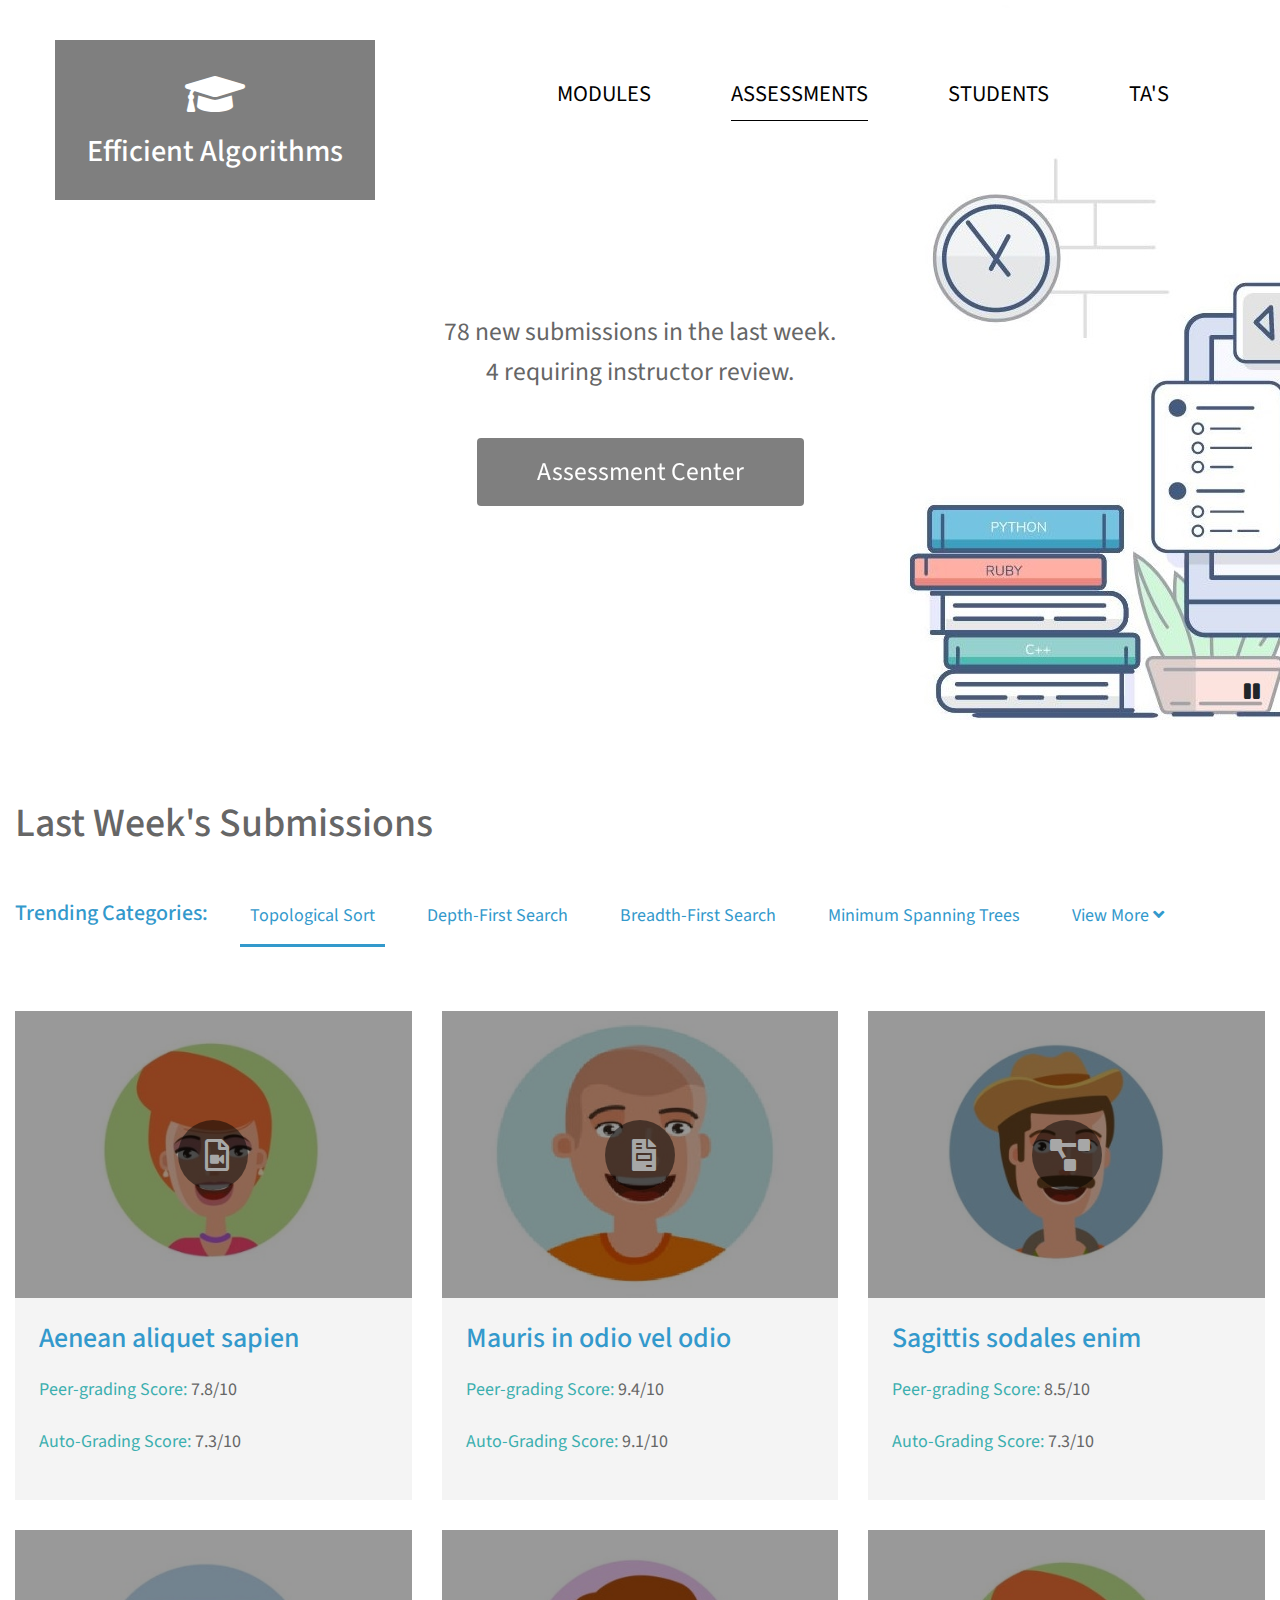
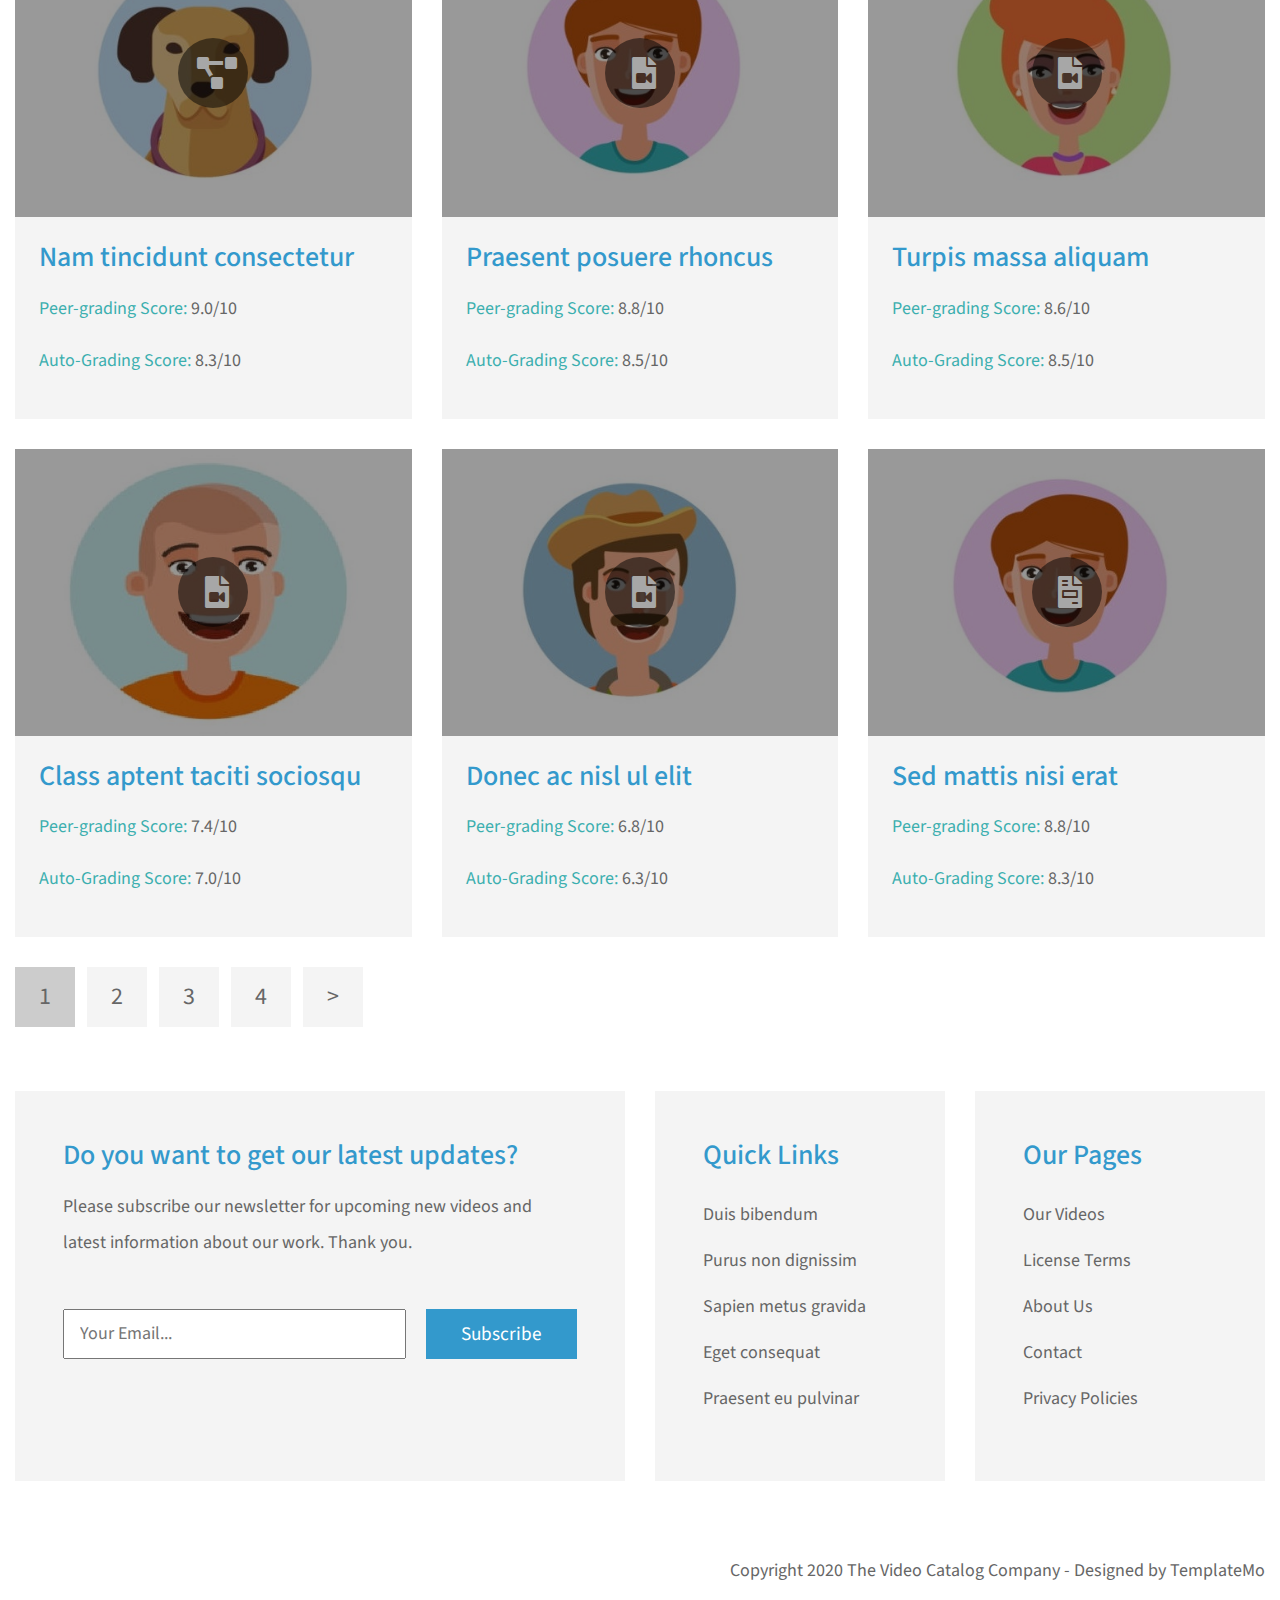
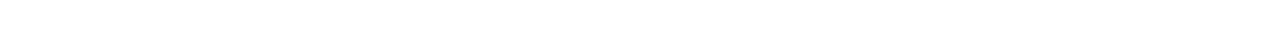
<file: templatemo_552_video_catalog/index.html>
<!DOCTYPE html>
<html lang="en">

<head>
    <meta charset="UTF-8">
    <meta name="viewport" content="width=device-width, initial-scale=1.0">
    <title>Video Catalog</title>
    <link rel="stylesheet" href="fontawesome/css/all.min.css"> <!-- https://fontawesome.com/ -->
    <link href="https://fonts.googleapis.com/css2?family=Source+Sans+Pro&display=swap" rel="stylesheet">
    <!-- https://fonts.google.com/ -->
    <link rel="stylesheet" href="css/bootstrap.min.css">
    <link rel="stylesheet" href="css/templatemo-video-catalog.css">
<!--

TemplateMo 552 Video Catalog

https://templatemo.com/tm-552-video-catalog

-->
</head>

<body>
    <div class="tm-page-wrap mx-auto">
        <div class="position-relative">
            <div class="position-absolute tm-site-header">
                <div class="container-fluid position-relative">
                    <div class="row">
                        <div class="col-7 col-md-4">
                            <a href="index.html" class="tm-bg-black text-center tm-logo-container">
                                <i class="fas fa-graduation-cap tm-site-logo mb-3"></i>
                                <h1 class="tm-site-name">Efficient Algorithms</h1>
                            </a>
                        </div>
                        <div class="col-5 col-md-8 ml-auto mr-0">
                            <div class="tm-site-nav">
                                <nav class="navbar navbar-expand-lg mr-0 ml-auto" id="tm-main-nav">
                                    <button class="navbar-toggler tm-bg-black py-2 px-3 mr-0 ml-auto collapsed" type="button"
                                        data-toggle="collapse" data-target="#navbar-nav" aria-controls="navbar-nav"
                                        aria-expanded="false" aria-label="Toggle navigation">
                                        <span>
                                            <i class="fas fa-bars tm-menu-closed-icon"></i>
                                            <i class="fas fa-times tm-menu-opened-icon"></i>
                                        </span>
                                    </button>
                                    <div class="collapse navbar-collapse tm-nav" id="navbar-nav">
                                        <ul class="navbar-nav text-uppercase">
                                            <li class="nav-item">
                                                <a class="nav-link tm-nav-link" href="#">Modules <span class="sr-only"></span></a>
                                            </li>
                                            <li class="nav-item active">
                                                <a class="nav-link tm-nav-link" href="#">Assessments<span class="sr-only">(current)</span></a>
                                            </li>
                                            <li class="nav-item">
                                                <a class="nav-link tm-nav-link" href="about.html">Students</a>
                                            </li>
                                            <li class="nav-item">
                                                <a class="nav-link tm-nav-link" href="contact.html">TA's</a>
                                            </li>
                                        </ul>
                                    </div>
                                </nav>
                            </div>
                        </div>
                    </div>
                </div>
            </div>
            <div class="tm-welcome-container text-center text-white">
                <div class="tm-welcome-container-inner">
                    <p class="tm-welcome-text mb-1 text-black">78 new submissions in the last week.</p>
                    <p class="tm-welcome-text mb-5 text-black">4 requiring instructor review.</p>
                    <a href="#content" class="btn tm-btn-animate tm-btn-cta tm-icon-down">
                        <span>Assessment Center</span>
                    </a>
                </div>
            </div>

            <div id="tm-video-container">
                <!-- <video autoplay muted loop id="tm-video">
                     <source src="video/sunset-timelapse-video.mp4" type="video/mp4"> 
                        <source src="video/wheat-field.mp4" type="video/mp4">
                </video>     -->
                <img src = "Capture.JPG">
            </div>
            
            <i id="tm-video-control-button" class="fas fa-pause"></i>
        </div>

        <div class="container-fluid">
            <div id="content" class="mx-auto tm-content-container">
                <main>
                    <div class="row">
                        <div class="col-12">
                            <h2 class="tm-page-title mb-4">Last Week's Submissions</h2>
                            <div class="tm-categories-container mb-5">
                                <h3 class="tm-text-primary tm-categories-text">Trending Categories:</h3>
                                <ul class="nav tm-category-list">
                                    <li class="nav-item tm-category-item"><a href="#" class="nav-link tm-category-link active">Topological Sort</a></li>
                                    <li class="nav-item tm-category-item"><a href="#" class="nav-link tm-category-link">Depth-First Search</a></li>
                                    <li class="nav-item tm-category-item"><a href="#" class="nav-link tm-category-link">Breadth-First Search</a></li>
                                    <li class="nav-item tm-category-item"><a href="#" class="nav-link tm-category-link">Minimum Spanning Trees</a></li>
                                    <li class="nav-item tm-category-item"><a href="#" class="nav-link tm-category-link">View More <i class="fas fa-angle-down "></i></a></li>
                                </ul>
                            </div>        
                        </div>
                    </div>
                    
                    <div class="row tm-catalog-item-list">
                        <div class="col-lg-4 col-md-6 col-sm-12 tm-catalog-item">
                            <div class="position-relative tm-thumbnail-container">
                                <img src="img/tn-001.jpg" alt="Image" class="img-fluid tm-catalog-item-img">    
                                <a href="video-page.html" class="position-absolute tm-img-overlay">
                                    <i class="far fa-file-video  tm-overlay-icon"></i>
                                </a>
                            </div>    
                            <div class="p-4 tm-bg-gray tm-catalog-item-description">
                                <h3 class="tm-text-primary mb-3 tm-catalog-item-title">Aenean aliquet sapien</h3>
                                <p class="tm-catalog-item-text"><span class="tm-text-secondary">Peer-grading Score: </span> 7.8/10 </p><p>
                                    <span class="tm-text-secondary">Auto-Grading Score: </span> 7.3/10 </p>
                            </div>
                        </div>
                        <div class="col-lg-4 col-md-6 col-sm-12 tm-catalog-item">
                            <div class="position-relative tm-thumbnail-container">
                                <img src="img/tn-002.jpg" alt="Image" class="img-fluid tm-catalog-item-img">    
                                <a href="video-page.html" class="position-absolute tm-img-overlay">
                                    <i class="fas fa-file-invoice tm-overlay-icon"></i>
                                </a>
                            </div>
                            <div class="p-4 tm-bg-gray tm-catalog-item-description">
                                <h3 class="tm-text-primary mb-3 tm-catalog-item-title">Mauris in odio vel odio</h3>
                                <p class="tm-catalog-item-text"><span class="tm-text-secondary">Peer-grading Score: </span> 9.4/10 </p><p>
                                    <span class="tm-text-secondary">Auto-Grading Score: </span> 9.1/10 </p>
                            </div>
                        </div>
                        <div class="col-lg-4 col-md-6 col-sm-12 tm-catalog-item">
                            <div class="position-relative tm-thumbnail-container">
                                <img src="img/tn-003.jpg" alt="Image" class="img-fluid tm-catalog-item-img">    
                                <a href="video-page.html" class="position-absolute tm-img-overlay">
                                    <i class="fas fa-project-diagram tm-overlay-icon"></i>
                                </a>
                            </div>                            
                            <div class="p-4 tm-bg-gray tm-catalog-item-description">
                                <h3 class="tm-text-primary mb-3 tm-catalog-item-title">Sagittis sodales enim</h3>
                                <p class="tm-catalog-item-text"><span class="tm-text-secondary">Peer-grading Score: </span> 8.5/10 </p><p>
                                    <span class="tm-text-secondary">Auto-Grading Score: </span> 7.3/10 </p>
                            </div>
                        </div>
                        <div class="col-lg-4 col-md-6 col-sm-12 tm-catalog-item">
                            <div class="position-relative tm-thumbnail-container">
                                <img src="img/tn-004.jpg" alt="Image" class="img-fluid tm-catalog-item-img">    
                                <a href="video-page.html" class="position-absolute tm-img-overlay">
                                    <i class="fas fa-project-diagram tm-overlay-icon"></i>
                                </a>
                            </div>    
                            <div class="p-4 tm-bg-gray tm-catalog-item-description">
                                <h3 class="tm-text-primary mb-3 tm-catalog-item-title">Nam tincidunt consectetur</h3>
                                <p class="tm-catalog-item-text"><span class="tm-text-secondary">Peer-grading Score: </span> 9.0/10 </p><p>
                                    <span class="tm-text-secondary">Auto-Grading Score: </span> 8.3/10 </p>
                            </div>
                        </div>
                        <div class="col-lg-4 col-md-6 col-sm-12 tm-catalog-item">
                            <div class="position-relative tm-thumbnail-container">
                                <img src="img/tn-005.jpg" alt="Image" class="img-fluid tm-catalog-item-img">    
                                <a href="video-page.html" class="position-absolute tm-img-overlay">
                                    <i class="fas fa-file-video tm-overlay-icon"></i>
                                </a>
                            </div>
                            <div class="p-4 tm-bg-gray tm-catalog-item-description">
                                <h3 class="tm-text-primary mb-3 tm-catalog-item-title">Praesent posuere rhoncus</h3>
                                <p class="tm-catalog-item-text"><span class="tm-text-secondary">Peer-grading Score: </span> 8.8/10 </p><p>
                                    <span class="tm-text-secondary">Auto-Grading Score: </span> 8.5/10 </p>
                            </div>
                        </div>
                        <div class="col-lg-4 col-md-6 col-sm-12 tm-catalog-item">
                            <div class="position-relative tm-thumbnail-container">
                                <img src="img/tn-001.jpg" alt="Image" class="img-fluid tm-catalog-item-img">    
                                <a href="video-page.html" class="position-absolute tm-img-overlay">
                                    <i class="fas fa-file-video tm-overlay-icon"></i>
                                </a>
                            </div>                            
                            <div class="p-4 tm-bg-gray tm-catalog-item-description">
                                <h3 class="tm-text-primary mb-3 tm-catalog-item-title">Turpis massa aliquam</h3>
                                <p class="tm-catalog-item-text"><span class="tm-text-secondary">Peer-grading Score: </span> 8.6/10 </p><p>
                                    <span class="tm-text-secondary">Auto-Grading Score: </span> 8.5/10 </p>
                            </div>
                        </div>
                        <div class="col-lg-4 col-md-6 col-sm-12 tm-catalog-item">
                            <div class="position-relative tm-thumbnail-container">
                                <img src="img/tn-002.jpg" alt="Image" class="img-fluid tm-catalog-item-img">    
                                <a href="video-page.html" class="position-absolute tm-img-overlay">
                                    <i class="fas fa-file-video tm-overlay-icon"></i>
                                </a>
                            </div>    
                            <div class="p-4 tm-bg-gray tm-catalog-item-description">
                                <h3 class="tm-text-primary mb-3 tm-catalog-item-title">Class aptent taciti sociosqu</h3>
                                <p class="tm-catalog-item-text"><span class="tm-text-secondary">Peer-grading Score: </span> 7.4/10 </p><p>
                                    <span class="tm-text-secondary">Auto-Grading Score: </span> 7.0/10 </p>
                            </div>
                        </div>
                        <div class="col-lg-4 col-md-6 col-sm-12 tm-catalog-item">
                            <div class="position-relative tm-thumbnail-container">
                                <img src="img/tn-003.jpg" alt="Image" class="img-fluid tm-catalog-item-img">    
                                <a href="video-page.html" class="position-absolute tm-img-overlay">
                                    <i class="fas fa-file-video tm-overlay-icon"></i>
                                </a>
                            </div>
                            <div class="p-4 tm-bg-gray tm-catalog-item-description">
                                <h3 class="tm-text-primary mb-3 tm-catalog-item-title">Donec ac nisl ul elit</h3>
                                <p class="tm-catalog-item-text"><span class="tm-text-secondary">Peer-grading Score: </span> 6.8/10 </p><p>
                                    <span class="tm-text-secondary">Auto-Grading Score: </span> 6.3/10 </p>
                            </div>
                        </div>
                        <div class="col-lg-4 col-md-6 col-sm-12 tm-catalog-item">
                            <div class="position-relative tm-thumbnail-container">
                                <img src="img/tn-005.jpg" alt="Image" class="img-fluid tm-catalog-item-img">    
                                <a href="video-page.html" class="position-absolute tm-img-overlay">
                                    <i class="fas fa-file-invoice tm-overlay-icon"></i>
                                </a>
                            </div>                            
                            <div class="p-4 tm-bg-gray tm-catalog-item-description">
                                <h3 class="tm-text-primary mb-3 tm-catalog-item-title">Sed mattis nisi erat</h3>
                                <p class="tm-catalog-item-text"><span class="tm-text-secondary">Peer-grading Score: </span> 8.8/10 </p><p>
                                    <span class="tm-text-secondary">Auto-Grading Score: </span> 8.3/10 </p>
                            </div>
                        </div>
                    </div>

                    <!-- Catalog Paging Buttons -->
                    <div>
                        <ul class="nav tm-paging-links">
                            <li class="nav-item active"><a href="#" class="nav-link tm-paging-link">1</a></li>
                            <li class="nav-item"><a href="#" class="nav-link tm-paging-link">2</a></li>
                            <li class="nav-item"><a href="#" class="nav-link tm-paging-link">3</a></li>
                            <li class="nav-item"><a href="#" class="nav-link tm-paging-link">4</a></li>
                            <li class="nav-item"><a href="#" class="nav-link tm-paging-link">></a></li>
                        </ul>
                    </div>
                </main>

                <!-- Subscribe form and footer links -->
                <div class="row mt-5 pt-3">
                    <div class="col-xl-6 col-lg-12 mb-4">
                        <div class="tm-bg-gray p-5 h-100">
                            <h3 class="tm-text-primary mb-3">Do you want to get our latest updates?</h3>
                            <p class="mb-5">Please subscribe our newsletter for upcoming new videos and latest information about our
                                work. Thank you.</p>
                            <form action="" method="GET" class="tm-subscribe-form">
                                <input type="text" name="email" placeholder="Your Email..." required>
                                <button type="submit" class="btn rounded-0 btn-primary tm-btn-small">Subscribe</button>
                            </form>
                        </div>
                    </div>
                    <div class="col-xl-3 col-lg-6 col-md-6 col-sm-6 col-12 mb-4">
                        <div class="p-5 tm-bg-gray">
                            <h3 class="tm-text-primary mb-4">Quick Links</h3>
                            <ul class="list-unstyled tm-footer-links">
                                <li><a href="#">Duis bibendum</a></li>
                                <li><a href="#">Purus non dignissim</a></li>
                                <li><a href="#">Sapien metus gravida</a></li>
                                <li><a href="#">Eget consequat</a></li>
                                <li><a href="#">Praesent eu pulvinar</a></li>
                            </ul>    
                        </div>                        
                    </div>
                    <div class="col-xl-3 col-lg-6 col-md-6 col-sm-6 col-12 mb-4">
                        <div class="p-5 tm-bg-gray h-100">
                            <h3 class="tm-text-primary mb-4">Our Pages</h3>
                            <ul class="list-unstyled tm-footer-links">
                                <li><a href="#">Our Videos</a></li>
                                <li><a href="#">License Terms</a></li>
                                <li><a href="#">About Us</a></li>
                                <li><a href="#">Contact</a></li>
                                <li><a href="#">Privacy Policies</a></li>
                            </ul>
                        </div>                        
                    </div>
                </div> <!-- row -->

                <footer class="row pt-5">
                    <div class="col-12">
                        <p class="text-right">Copyright 2020 The Video Catalog Company 
                        
                        - Designed by <a href="https://templatemo.com" rel="nofollow" target="_parent">TemplateMo</a></p>
                    </div>
                </footer>
            </div> <!-- tm-content-container -->
        </div>

    </div> <!-- .tm-page-wrap -->

    <script src="js/jquery-3.4.1.min.js"></script>
    <script src="js/bootstrap.min.js"></script>
    <script>
        function setVideoSize() {
            const vidWidth = 1920;
            const vidHeight = 1080;
            let windowWidth = window.innerWidth;
            let newVidWidth = windowWidth;
            let newVidHeight = windowWidth * vidHeight / vidWidth;
            let marginLeft = 0;
            let marginTop = 0;

            if (newVidHeight < 500) {
                newVidHeight = 500;
                newVidWidth = newVidHeight * vidWidth / vidHeight;
            }

            if(newVidWidth > windowWidth) {
                marginLeft = -((newVidWidth - windowWidth) / 2);
            }

            if(newVidHeight > 720) {
                marginTop = -((newVidHeight - $('#tm-video-container').height()) / 2);
            }

            const tmVideo = $('#tm-video');

            tmVideo.css('width', newVidWidth);
            tmVideo.css('height', newVidHeight);
            tmVideo.css('margin-left', marginLeft);
            tmVideo.css('margin-top', marginTop);
        }

        $(document).ready(function () {
            /************** Video background *********/

            setVideoSize();

            // Set video background size based on window size
            let timeout;
            window.onresize = function () {
                clearTimeout(timeout);
                timeout = setTimeout(setVideoSize, 100);
            };

            // Play/Pause button for video background      
            const btn = $("#tm-video-control-button");

            btn.on("click", function (e) {
                const video = document.getElementById("tm-video");
                $(this).removeClass();

                if (video.paused) {
                    video.play();
                    $(this).addClass("fas fa-pause");
                } else {
                    video.pause();
                    $(this).addClass("fas fa-play");
                }
            });
        })
    </script>
</body>

</html>
</file>
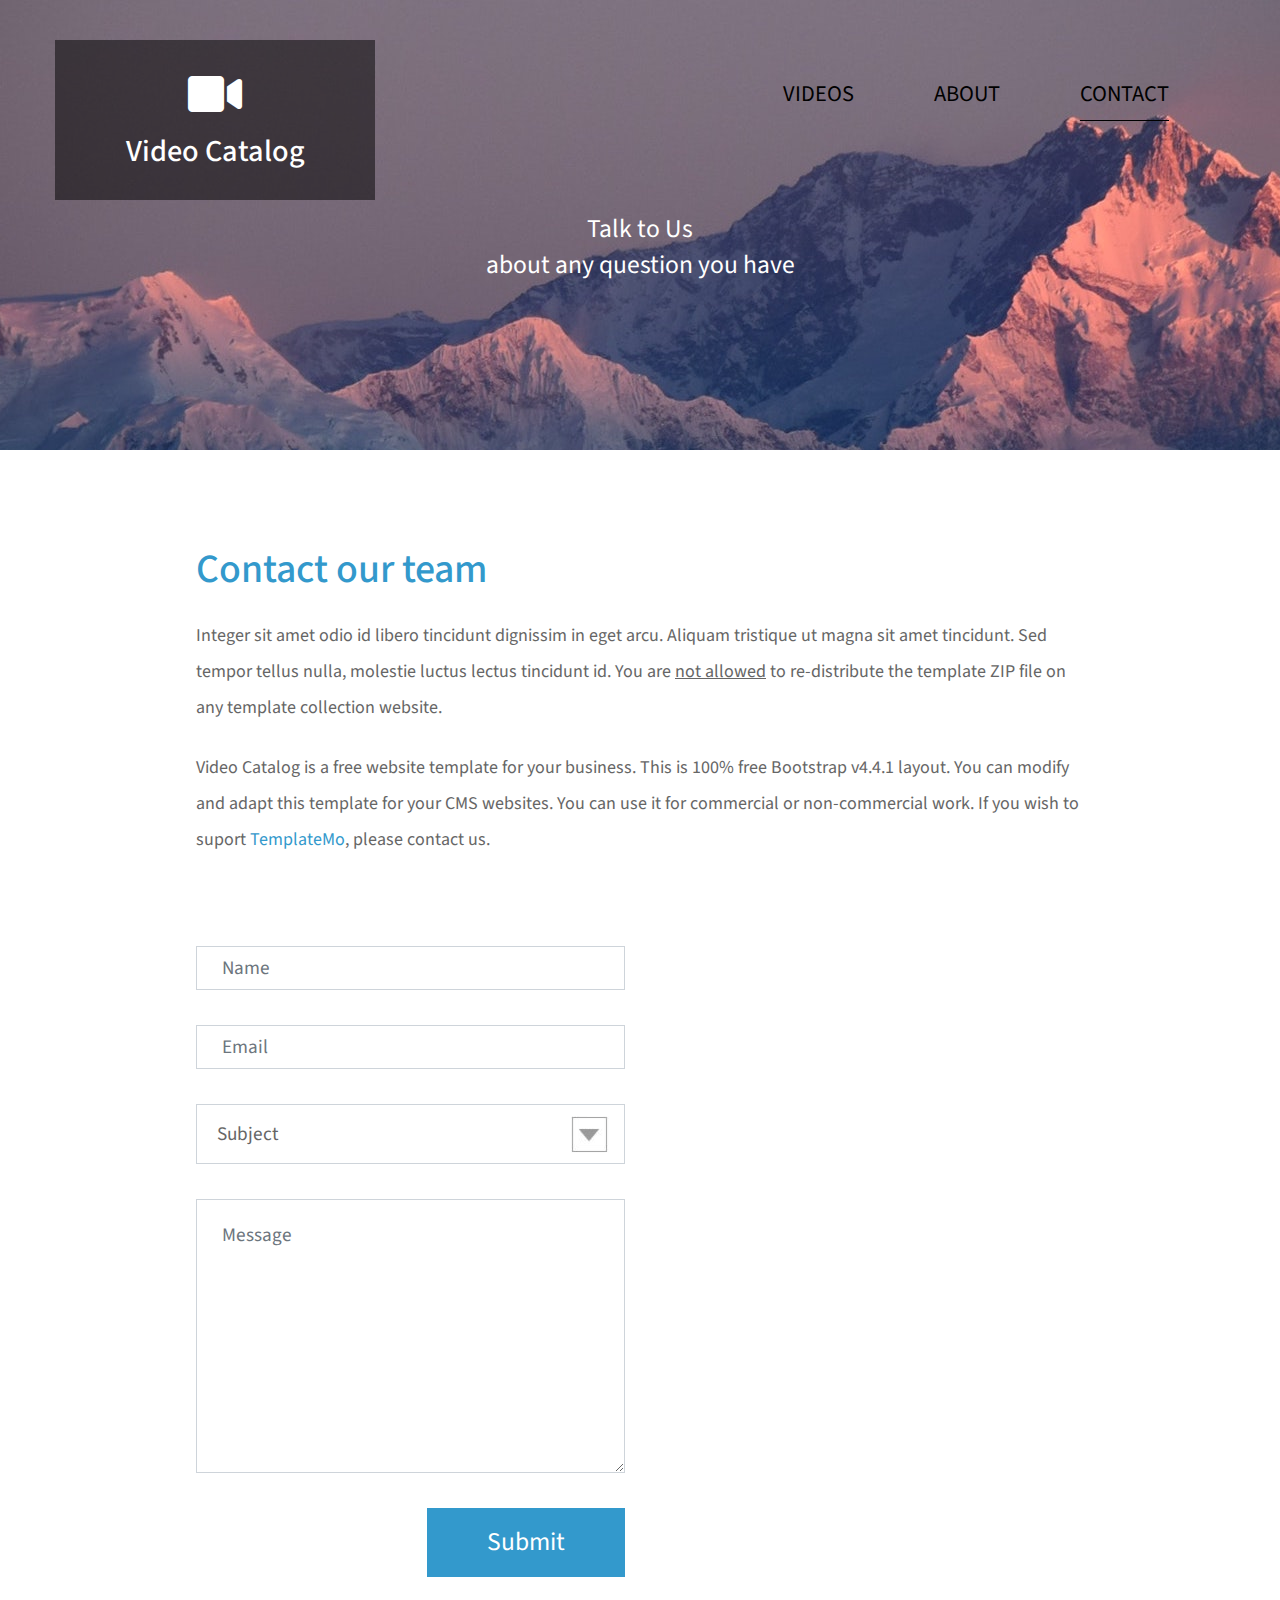
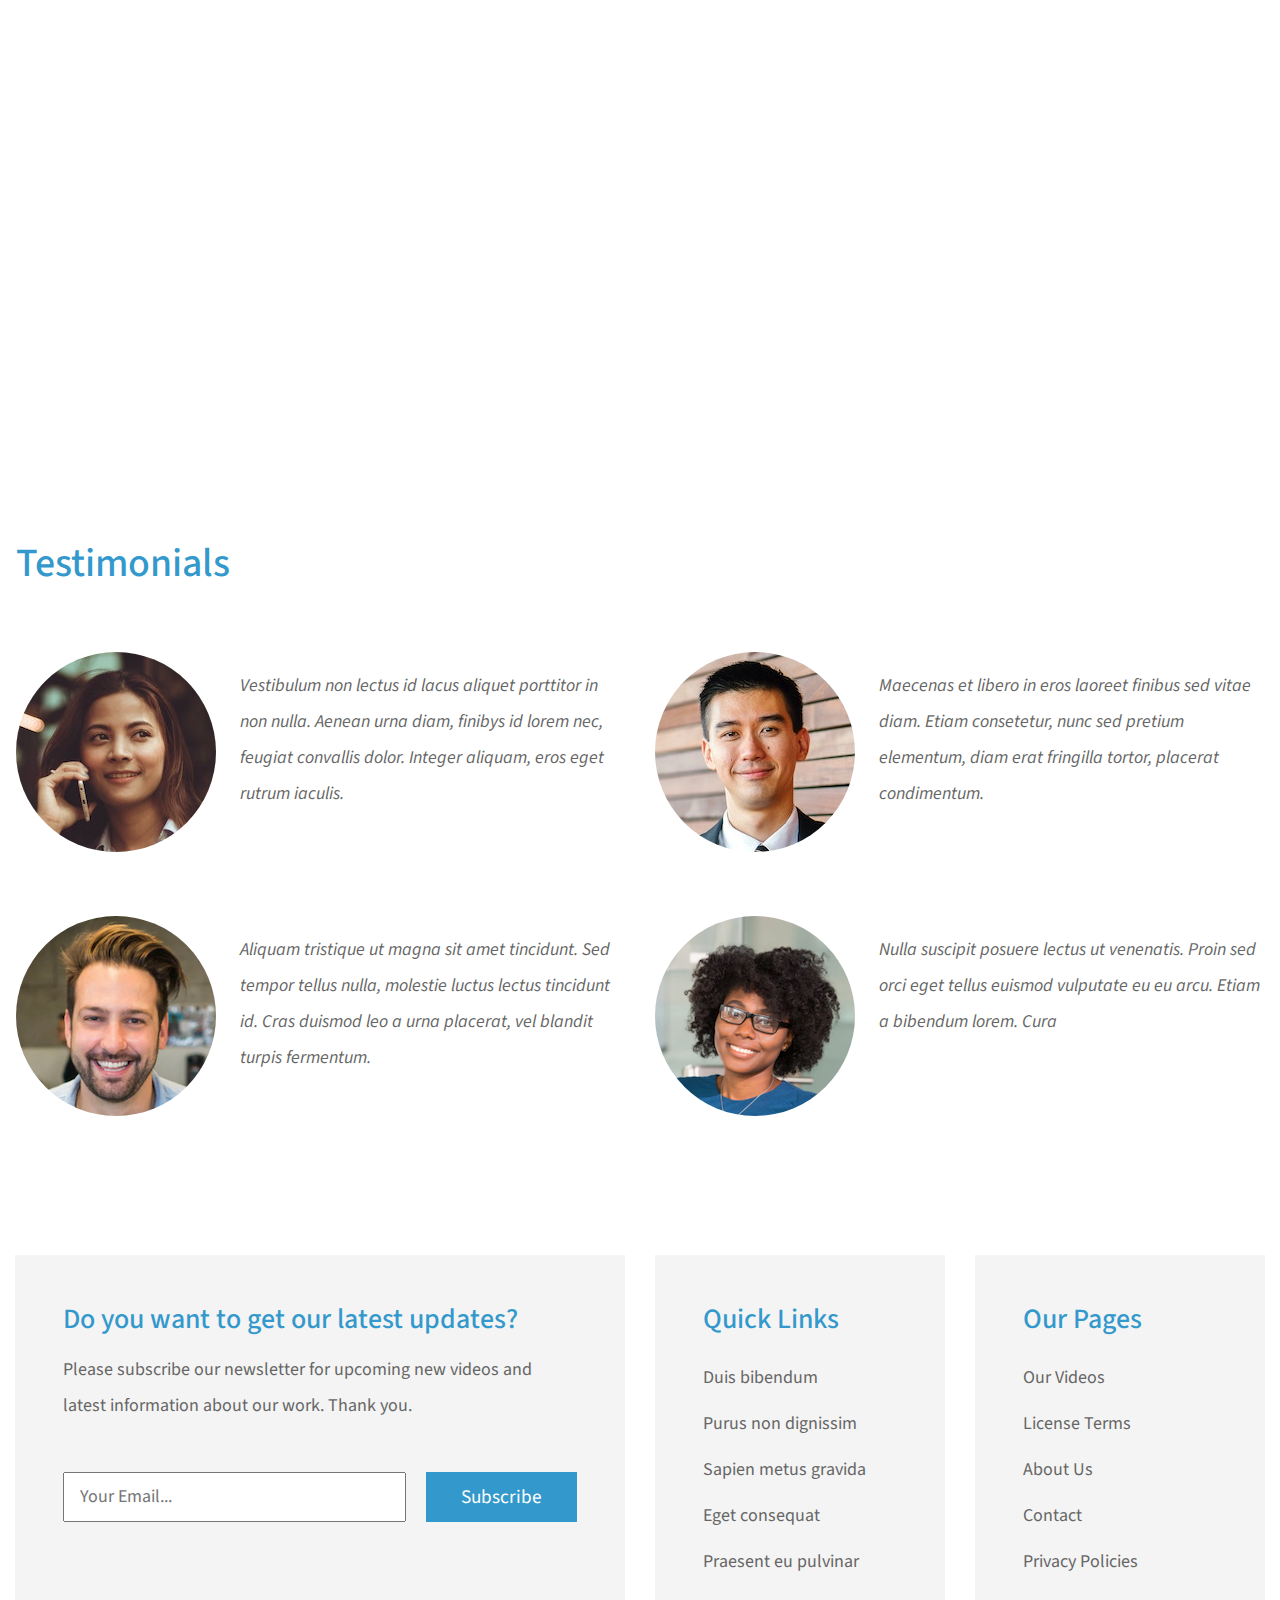
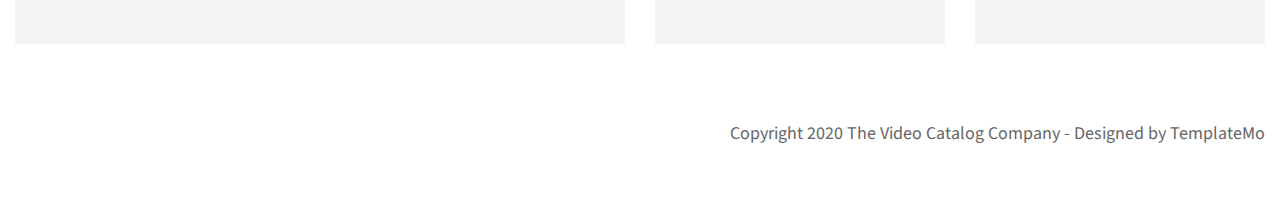
<file: templatemo_552_video_catalog/contact.html>
<!DOCTYPE html>
<html lang="en">
<head>
	<meta charset="UTF-8">
    <meta name="viewport" content="width=device-width, initial-scale=1.0">
    <title>Video Catalog</title>
    <link rel="stylesheet" href="fontawesome/css/all.min.css"> <!-- https://fontawesome.com/ -->
    <link href="https://fonts.googleapis.com/css2?family=Source+Sans+Pro&display=swap" rel="stylesheet">
    <!-- https://fonts.google.com/ -->
    <link rel="stylesheet" href="css/bootstrap.min.css">
    <link rel="stylesheet" href="css/templatemo-video-catalog.css">
</head>
<!--

TemplateMo 552 Video Catalog

https://templatemo.com/tm-552-video-catalog

-->
<body>
	<div class="tm-page-wrap mx-auto">
		<div class="position-relative">
			<div class="potition-absolute tm-site-header">
				<div class="container-fluid position-relative">
					<div class="row">						
                        <div class="col-7 col-md-4">
                            <a href="index.html" class="tm-bg-black text-center tm-logo-container">
                                <i class="fas fa-video tm-site-logo mb-3"></i>
                                <h1 class="tm-site-name">Video Catalog</h1>
                            </a>
                        </div>
                        <div class="col-5 col-md-8 ml-auto mr-0">
                            <div class="tm-site-nav">
                                <nav class="navbar navbar-expand-lg mr-0 ml-auto" id="tm-main-nav">
                                    <button class="navbar-toggler tm-bg-black py-2 px-3 mr-0 ml-auto collapsed" type="button"
                                        data-toggle="collapse" data-target="#navbar-nav" aria-controls="navbar-nav"
                                        aria-expanded="false" aria-label="Toggle navigation">
                                        <span>
                                            <i class="fas fa-bars tm-menu-closed-icon"></i>
                                            <i class="fas fa-times tm-menu-opened-icon"></i>
                                        </span>
                                    </button>
                                    <div class="collapse navbar-collapse tm-nav" id="navbar-nav">
                                        <ul class="navbar-nav text-uppercase">
                                            <li class="nav-item">
                                                <a class="nav-link tm-nav-link" href="index.html">Videos</a>
                                            </li>
                                            <li class="nav-item">
                                                <a class="nav-link tm-nav-link" href="about.html">About</a>
                                            </li>
                                            <li class="nav-item active">
                                                <a class="nav-link tm-nav-link" href="contact.html">Contact <span class="sr-only">(current)</span></a>
                                            </li>
                                        </ul>
                                    </div>
                                </nav>
                            </div>
                        </div>
					</div>
				</div>
			</div>
			<div class="tm-welcome-container tm-fixed-header tm-fixed-header-3">
				<div class="text-center">
					<p class="pt-5 px-3 tm-welcome-text tm-welcome-text-2 mb-1 mt-lg-0 mt-5 text-white mx-auto">
                        Talk to Us<br>about any question you have
                    </p>                	
				</div>                
            </div>

            <div id="tm-fixed-header-bg"></div> <!-- Header image -->
		</div>

		<!-- Page content -->
		<main>
			<div class="container-fluid px-0">
				<div class="mx-auto tm-content-container">					
					<div class="row mt-3 mb-5 pb-3">
						<div class="col-12">
							<div class="mx-auto tm-about-text-container px-3">
								<h2 class="tm-page-title mb-4 tm-text-primary">Contact our team</h2>
                                <p class="mb-4">
                                    Integer sit amet odio id libero tincidunt dignissim in eget arcu. Aliquam tristique ut magna sit amet tincidunt. Sed tempor tellus nulla, molestie luctus lectus tincidunt id. You are <u>not allowed</u> to re-distribute the template ZIP file on any template collection website.
                                </p>
                                <p class="mb-4">Video Catalog is a free website template for your business. This is 100% free Bootstrap v4.4.1 layout. You can modify and adapt this template for your CMS websites. You can use it for commercial or non-commercial work. If you wish to suport <a rel="nofollow" target="_parent" href="https://templatemo.com" class="tm-text-primary">TemplateMo</a>, please contact us.</p>
							</div>							
						</div>						
					</div>
                    <div class="mx-auto pb-3 tm-about-text-container px-3">
                        <div class="row">
                            <div class="col-lg-6 mb-5">
                                <form id="contact-form" action="" method="POST" class="tm-contact-form">
                                  <div class="form-group">
                                    <input type="text" name="name" class="form-control rounded-0" placeholder="Name" required="" />
                                  </div>
                                  <div class="form-group">
                                    <input type="email" name="email" class="form-control rounded-0" placeholder="Email" required="" />
                                  </div>
                                  <div class="form-group">
                                    <select class="form-control" id="contact-select" name="inquiry">
                                      <option value="-">Subject</option>
                                      <option value="sales">Sales &amp; Marketing</option>
                                      <option value="creative">Creative Design</option>
                                      <option value="uiux">UI / UX</option>
                                    </select>
                                  </div>
                                  <div class="form-group">
                                    <textarea rows="8" name="message" class="form-control rounded-0" placeholder="Message"
                                              required=""></textarea>
                                  </div>

                                  <div class="form-group mb-0">
                                    <button type="submit" class="btn btn-primary rounded-0 d-block ml-auto mr-0 tm-btn-animate tm-btn-submit tm-icon-submit"><span>Submit</span></button>
                                  </div>
                                </form>    
                            </div>
                            <div class="col-lg-6">
                                <div class="mapouter mb-60">
                                    <div class="gmap_canvas">
                                        <iframe width="100%" height="520" id="gmap_canvas"
                                            src="https://maps.google.com/maps?q=Av.+L%C3%BAcio+Costa,+Rio+de+Janeiro+-+RJ,+Brazil&t=&z=13&ie=UTF8&iwloc=&output=embed"
                                            frameborder="0" scrolling="no" marginheight="0" marginwidth="0"></iframe>
                                    </div>
                                </div>
                            </div>
                        </div>  
                    </div>                                      			
				</div>

				<div class="parallax-window parallax-window-2" data-parallax="scroll" data-image-src="img/contact-2.jpg"></div>

				<div class="mx-auto tm-content-container mt-4 px-3 mb-3">
                    <div class="row">
                        <div class="col-12">
                            <h2 class="tm-page-title mb-5 tm-text-primary">Testimonials</h2>    
                        </div>                        
                    </div>
					<div class="row">
		                <div class="col-lg-6 mb-5 pt-3">
		                    <div class="media tm-testimonial">
                                <img class="mr-4 rounded-circle img-fluid" src="img/testimonial-1.jpg" alt="Generic placeholder image">
                                <p class="media-body pt-3 tm-testimonial-text">
                                    Vestibulum non lectus id lacus aliquet porttitor in non nulla. Aenean urna diam, finibys id lorem nec, feugiat convallis dolor. Integer aliquam, eros eget rutrum iaculis.    
                                </p>                              
                            </div>              
		                </div>
		                <div class="col-lg-6 mb-5 pt-3">
                              <div class="media tm-testimonial">
                              <img class="mr-4 rounded-circle img-fluid" src="img/testimonial-2.jpg" alt="Generic placeholder image">
                              <p class="media-body pt-3 tm-testimonial-text">
                                Maecenas et libero in eros laoreet finibus sed vitae diam. Etiam consetetur, nunc sed pretium elementum, diam erat fringilla tortor, placerat condimentum.
                              </p>
                            </div>                                    
                        </div>
                        <div class="col-lg-6 mb-5 pt-3">
                            <div class="media tm-testimonial">
                              <img class="mr-4 rounded-circle img-fluid" src="img/testimonial-3.png" alt="Generic placeholder image">
                              <p class="media-body pt-3 tm-testimonial-text">
                                Aliquam tristique ut magna sit amet tincidunt. Sed tempor tellus nulla, molestie luctus lectus tincidunt id. Cras duismod leo a urna placerat, vel blandit turpis fermentum.
                              </p>
                            </div>                  
                        </div>
                        <div class="col-lg-6 mb-5 pt-3">
                            <div class="media tm-testimonial">
                              <img class="mr-4 rounded-circle img-fluid" src="img/testimonial-4.png" alt="Generic placeholder image">
                              <p class="media-body pt-3 tm-testimonial-text">
                                Nulla suscipit posuere lectus ut venenatis. Proin sed orci eget tellus euismod vulputate eu eu arcu. Etiam a bibendum lorem. Cura
                              </p>
                            </div>                  
                        </div>
		            </div>
				</div>
			</div>
		</main>

		<div class="container-fluid tm-content-container mx-auto pt-4">
			<!-- Subscribe form and footer links -->
            <div class="row pt-3">
                <div class="col-xl-6 col-lg-12 mb-4">
                    <div class="tm-bg-gray p-5 h-100">
                        <h3 class="tm-text-primary mb-3">Do you want to get our latest updates?</h3>
                        <p class="mb-5">Please subscribe our newsletter for upcoming new videos and latest information about our
                            work. Thank you.</p>
                        <form action="" method="GET" class="tm-subscribe-form">
                            <input type="text" name="email" placeholder="Your Email..." required>
                            <button type="submit" class="btn rounded-0 btn-primary tm-btn-small">Subscribe</button>
                        </form>
                    </div>
                </div>
                <div class="col-xl-3 col-lg-6 col-md-6 col-sm-6 col-12 mb-4">
                    <div class="p-5 tm-bg-gray">
                        <h3 class="tm-text-primary mb-4">Quick Links</h3>
                        <ul class="list-unstyled tm-footer-links">
                            <li><a href="#">Duis bibendum</a></li>
                            <li><a href="#">Purus non dignissim</a></li>
                            <li><a href="#">Sapien metus gravida</a></li>
                            <li><a href="#">Eget consequat</a></li>
                            <li><a href="#">Praesent eu pulvinar</a></li>
                        </ul>    
                    </div>                        
                </div>
                <div class="col-xl-3 col-lg-6 col-md-6 col-sm-6 col-12 mb-4">
                    <div class="p-5 tm-bg-gray h-100">
                        <h3 class="tm-text-primary mb-4">Our Pages</h3>
                        <ul class="list-unstyled tm-footer-links">
                            <li><a href="#">Our Videos</a></li>
                            <li><a href="#">License Terms</a></li>
                            <li><a href="#">About Us</a></li>
                            <li><a href="#">Contact</a></li>
                            <li><a href="#">Privacy Policies</a></li>
                        </ul>
                    </div>                        
                </div>
            </div> <!-- row -->

            <footer class="row pt-5">
                <div class="col-12">
                    <p class="text-right">Copyright 2020 The Video Catalog Company 
                        
                        - Designed by <a href="https://templatemo.com" rel="nofollow" target="_parent">TemplateMo</a></p>
                </div>
            </footer>
		</div>		
	</div>

	<script src="js/jquery-3.4.1.min.js"></script>
    <script src="js/bootstrap.min.js"></script>
    <script src="js/parallax.min.js"></script>    
</body>
</html>
</file>
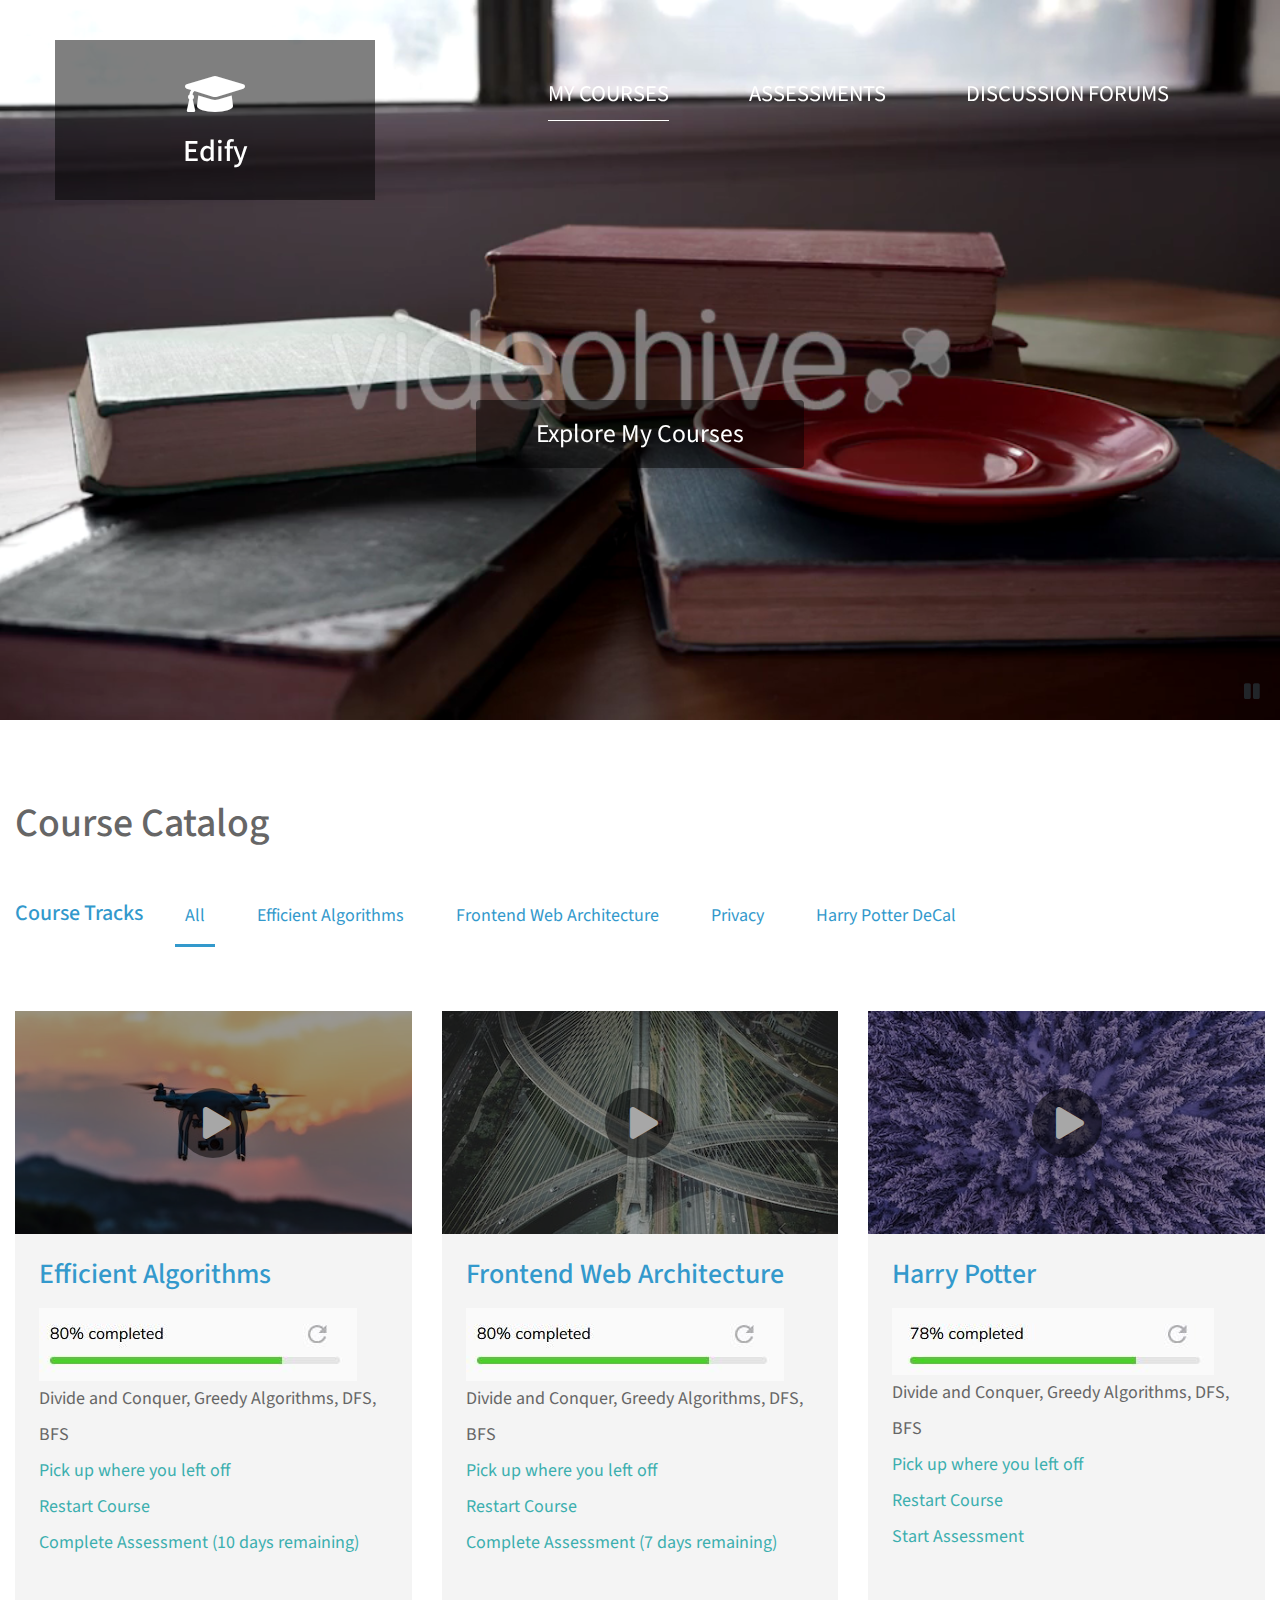
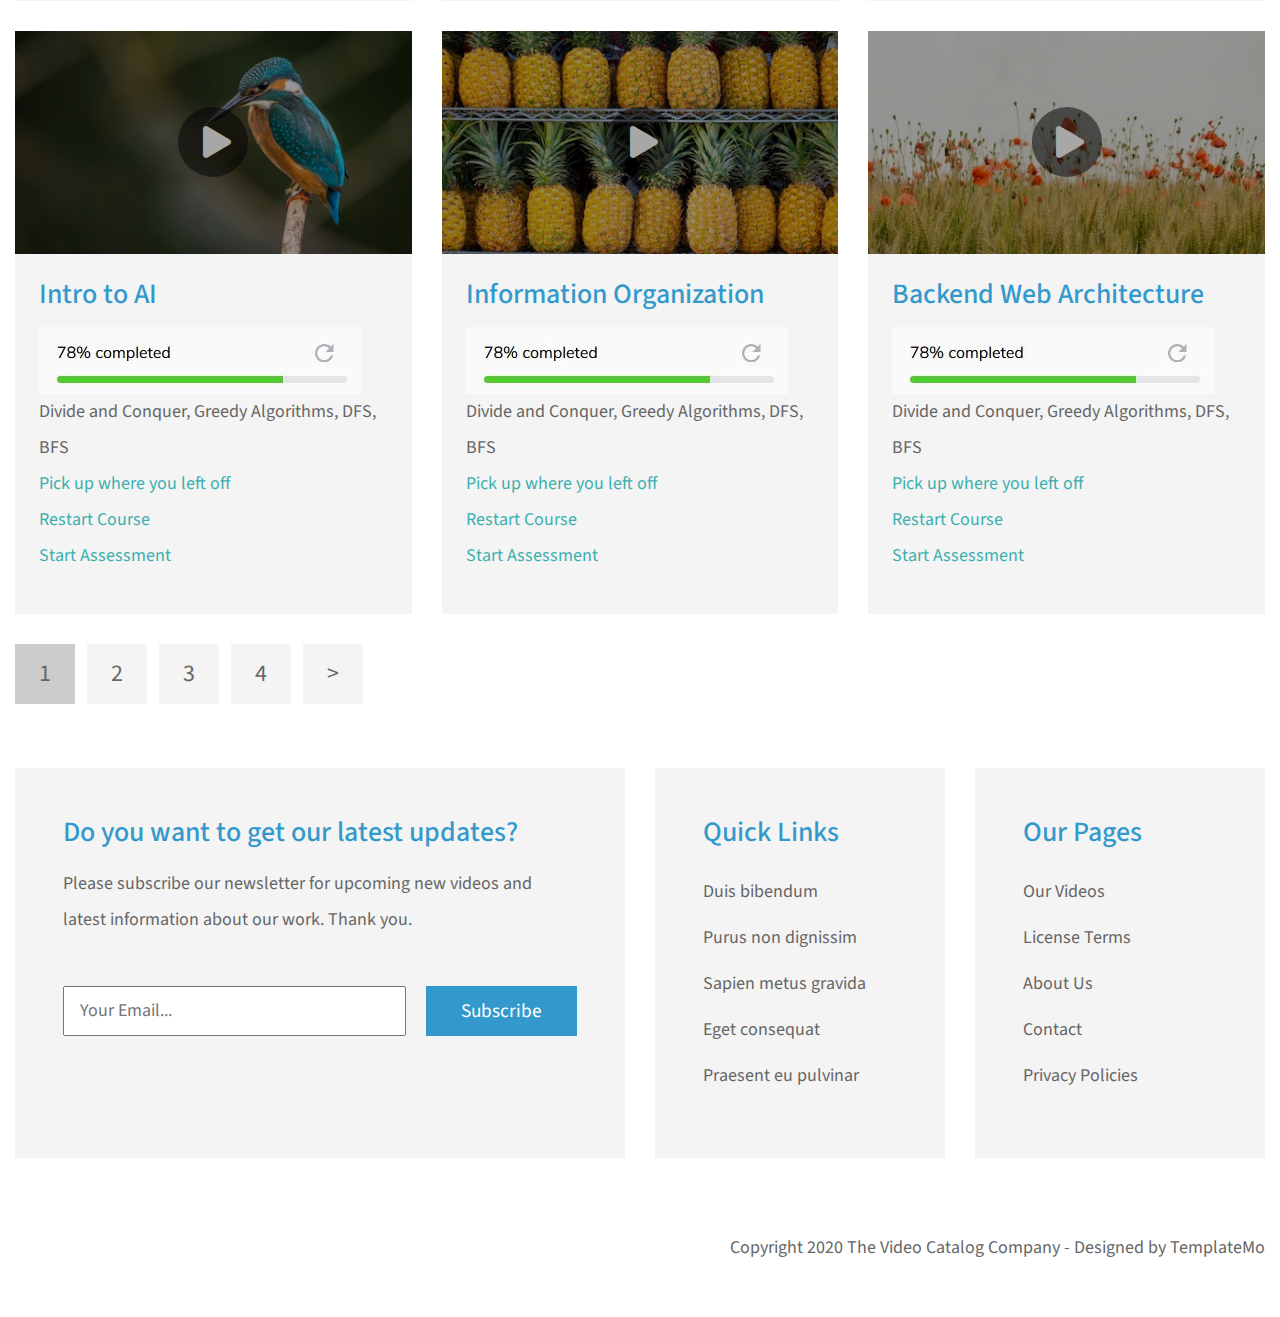
<file: templatemo_552_video_catalog/index2.html>
<!DOCTYPE html>
<html lang="en">

<head>
    <meta charset="UTF-8">
    <meta name="viewport" content="width=device-width, initial-scale=1.0">
    <title>Teach!</title>
    <link rel="stylesheet" href="fontawesome/css/all.min.css"> <!-- https://fontawesome.com/ -->
    <link href="https://fonts.googleapis.com/css2?family=Source+Sans+Pro&display=swap" rel="stylesheet">
    <!-- https://fonts.google.com/ -->
    <link rel="stylesheet" href="css/bootstrap.min.css">
    <link rel="stylesheet" href="css/templatemo-video-catalog.css">
<!--

TemplateMo 552 Video Catalog

https://templatemo.com/tm-552-video-catalog

-->
</head>

<body>
    <div class="tm-page-wrap mx-auto">
        <div class="position-relative">
            <div class="position-absolute tm-site-header">
                <div class="container-fluid position-relative">
                    <div class="row">
                        <div class="col-7 col-md-4">
                            <a href="index.html" class="tm-bg-black text-center tm-logo-container">
                                <i class="fas fa-graduation-cap tm-site-logo mb-3"></i>
                                <h1 class="tm-site-name">Edify</h1>
                            </a>
                        </div>
                        <div class="col-5 col-md-8 ml-auto mr-0">
                            <div class="tm-site-nav">
                                <nav class="navbar navbar-expand-lg mr-0 ml-auto" id="tm-main-nav">
                                    <button class="navbar-toggler tm-bg-black py-2 px-3 mr-0 ml-auto collapsed" type="button"
                                        data-toggle="collapse" data-target="#navbar-nav" aria-controls="navbar-nav"
                                        aria-expanded="false" aria-label="Toggle navigation">
                                        <span>
                                            <i class="fas fa-bars tm-menu-closed-icon"></i>
                                            <i class="fas fa-times tm-menu-opened-icon"></i>
                                        </span>
                                    </button>
                                    <div class="collapse navbar-collapse tm-nav" id="navbar-nav">
                                        <ul class="navbar-nav text-uppercase">
                                            <li class="nav-item active1">
                                                <a class="nav-link tm-nav-link-copy" href="#">My Courses <span class="sr-only">(current)</span></a>
                                            </li>
                                            <li class="nav-item">
                                                <a class="nav-link tm-nav-link-copy" href="about.html">Assessments</a>
                                            </li>
                                            <li class="nav-item">
                                                <a class="nav-link tm-nav-link-copy" href="contact.html">Discussion Forums</a>
                                            </li>
                                        </ul>
                                    </div>
                                </nav>
                            </div>
                        </div>
                    </div>
                </div>
            </div>
            <div class="tm-welcome-container text-center text-white">
                <div class="tm-welcome-container-inner">
                    <p class="tm-welcome-text mb-1 text-white"></p>
                    <p class="tm-welcome-text mb-5 text-white"></p>
                    <a href="#content" class="btn tm-btn-animate tm-btn-cta tm-icon-down">
                        <span>Explore My Courses</span>
                    </a>
                </div>
            </div>

            <div id="tm-video-container">
                <video autoplay muted loop id="tm-video">
                    <!-- <source src="video/sunset-timelapse-video.mp4" type="video/mp4"> -->
                        <source src="video/coffee.mp4" type="video/mp4">
                </video>    
            </div>
            
            <i id="tm-video-control-button" class="fas fa-pause"></i>
        </div>

        <div class="container-fluid">
            <div id="content" class="mx-auto tm-content-container">
                <main>
                    <div class="row">
                        <div class="col-12">
                            <h2 class="tm-page-title mb-4">Course Catalog</h2>
                            <div class="tm-categories-container mb-5">
                                <h3 class="tm-text-primary tm-categories-text">Course Tracks</h3>
                                <ul class="nav tm-category-list">
                                    <li class="nav-item tm-category-item"><a href="#" class="nav-link tm-category-link active">All</a></li>
                                    <li class="nav-item tm-category-item"><a href="#" class="nav-link tm-category-link">Efficient Algorithms</a></li>
                                    <li class="nav-item tm-category-item"><a href="#" class="nav-link tm-category-link">Frontend Web Architecture</a></li>
                                    <li class="nav-item tm-category-item"><a href="#" class="nav-link tm-category-link">Privacy</a></li>
                                    <li class="nav-item tm-category-item"><a href="#" class="nav-link tm-category-link">Harry Potter DeCal</a></li>
                                </ul>
                            </div>        
                        </div>
                    </div>
                    
                    <div class="row tm-catalog-item-list">
                        <div class="col-lg-4 col-md-6 col-sm-12 tm-catalog-item">
                            <div class="position-relative tm-thumbnail-container">
                                <img src="img/tn-01.jpg" alt="Image" class="img-fluid tm-catalog-item-img">    
                                <a href="video-page.html" class="position-absolute tm-img-overlay">
                                    <i class="fas fa-play tm-overlay-icon"></i>
                                </a>
                            </div>    
                            <div class="p-4 tm-bg-gray tm-catalog-item-description">
                                <h3 class="tm-text-primary mb-3 tm-catalog-item-title">Efficient Algorithms</h3>
                                <img src = "pct80.JPG">

                                <p class="tm-catalog-item-text">Divide and Conquer, Greedy Algorithms, DFS, BFS <br>
                                    <span style="color:#3399CC"><a href="#" style="color:#3CAFAF">Pick up where you left off </a><br>
                                        <a href="#" style="color:#3CAFAF">Restart Course</a> <br>
                                        <a href="video-page.html" style="color:#3CAFAF">Complete Assessment (10 days remaining)</a></span></p>

                            </div>
                        </div>
                        <div class="col-lg-4 col-md-6 col-sm-12 tm-catalog-item">
                            <div class="position-relative tm-thumbnail-container">
                                <img src="img/tn-02.jpg" alt="Image" class="img-fluid tm-catalog-item-img">    
                                <a href="video-page.html" class="position-absolute tm-img-overlay">
                                    <i class="fas fa-play tm-overlay-icon"></i>
                                </a>
                            </div>
                            <div class="p-4 tm-bg-gray tm-catalog-item-description">
                                <h3 class="tm-text-primary mb-3 tm-catalog-item-title">Frontend Web Architecture</h3>
                                <img src = "pct80.JPG">

                                <p class="tm-catalog-item-text">Divide and Conquer, Greedy Algorithms, DFS, BFS <br>
                                    <span style="color:#3399CC"><a href="#" style="color:#3CAFAF">Pick up where you left off </a><br>
                                        <a href="#" style="color:#3CAFAF">Restart Course</a> <br>
                                        <a href="assess.html" style="color:#3CAFAF">Complete Assessment (7 days remaining)</a></span></p>
                            </div>
                        </div>
                        <div class="col-lg-4 col-md-6 col-sm-12 tm-catalog-item">
                            <div class="position-relative tm-thumbnail-container">
                                <img src="img/tn-03.jpg" alt="Image" class="img-fluid tm-catalog-item-img">    
                                <a href="video-page.html" class="position-absolute tm-img-overlay">
                                    <i class="fas fa-play tm-overlay-icon"></i>
                                </a>
                            </div>                            
                            <div class="p-4 tm-bg-gray tm-catalog-item-description">
                                <h3 class="tm-text-primary mb-3 tm-catalog-item-title">Harry Potter</h3>
                                <img src = "pct.JPG">

                                <p class="tm-catalog-item-text">Divide and Conquer, Greedy Algorithms, DFS, BFS <br>
                                    <span style="color:#3399CC"><a href="#" style="color:#3CAFAF">Pick up where you left off </a><br>
                                        <a href="#" style="color:#3CAFAF">Restart Course</a> <br>
                                        <a href="assess.html" style="color:#3CAFAF">Start Assessment</a></span></p>
                            </div>
                        </div>
                        <div class="col-lg-4 col-md-6 col-sm-12 tm-catalog-item">
                            <div class="position-relative tm-thumbnail-container">
                                <img src="img/tn-04.jpg" alt="Image" class="img-fluid tm-catalog-item-img">    
                                <a href="video-page.html" class="position-absolute tm-img-overlay">
                                    <i class="fas fa-play tm-overlay-icon"></i>
                                </a>
                            </div>    
                            <div class="p-4 tm-bg-gray tm-catalog-item-description">
                                <h3 class="tm-text-primary mb-3 tm-catalog-item-title">Intro to AI</h3>
                                <img src = "pct.JPG">

                                <p class="tm-catalog-item-text">Divide and Conquer, Greedy Algorithms, DFS, BFS <br>
                                    <span style="color:#3399CC"><a href="#" style="color:#3CAFAF">Pick up where you left off </a><br>
                                        <a href="#" style="color:#3CAFAF">Restart Course</a> <br>
                                        <a href="assess.html" style="color:#3CAFAF">Start Assessment</a></span></p>
                            </div>
                        </div>
                        <div class="col-lg-4 col-md-6 col-sm-12 tm-catalog-item">
                            <div class="position-relative tm-thumbnail-container">
                                <img src="img/tn-05.jpg" alt="Image" class="img-fluid tm-catalog-item-img">    
                                <a href="video-page.html" class="position-absolute tm-img-overlay">
                                    <i class="fas fa-play tm-overlay-icon"></i>
                                </a>
                            </div>
                            <div class="p-4 tm-bg-gray tm-catalog-item-description">
                                <h3 class="tm-text-primary mb-3 tm-catalog-item-title">Information Organization</h3>
                                <img src = "pct.JPG">

                                <p class="tm-catalog-item-text">Divide and Conquer, Greedy Algorithms, DFS, BFS <br>
                                    <span style="color:#3399CC"><a href="#" style="color:#3CAFAF">Pick up where you left off </a><br>
                                        <a href="#" style="color:#3CAFAF">Restart Course</a> <br>
                                        <a href="assess.html" style="color:#3CAFAF">Start Assessment</a></span></p>
                            </div>
                        </div>
                        <div class="col-lg-4 col-md-6 col-sm-12 tm-catalog-item">
                            <div class="position-relative tm-thumbnail-container">
                                <img src="img/tn-06.jpg" alt="Image" class="img-fluid tm-catalog-item-img">    
                                <a href="video-page.html" class="position-absolute tm-img-overlay">
                                    <i class="fas fa-play tm-overlay-icon"></i>
                                </a>
                            </div>                            
                            <div class="p-4 tm-bg-gray tm-catalog-item-description">
                                <h3 class="tm-text-primary mb-3 tm-catalog-item-title">Backend Web Architecture</h3>
                                <img src = "pct.JPG">

                                <p class="tm-catalog-item-text">Divide and Conquer, Greedy Algorithms, DFS, BFS <br>
                                    <span style="color:#3399CC"><a href="#" style="color:#3CAFAF">Pick up where you left off </a><br>
                                        <a href="#" style="color:#3CAFAF">Restart Course</a> <br>
                                        <a href="assess.html" style="color:#3CAFAF">Start Assessment</a></span></p>
                            </div>
                        </div>

                    </div>

                    <!-- Catalog Paging Buttons -->
                    <div>
                        <ul class="nav tm-paging-links">
                            <li class="nav-item active"><a href="#" class="nav-link tm-paging-link">1</a></li>
                            <li class="nav-item"><a href="#" class="nav-link tm-paging-link">2</a></li>
                            <li class="nav-item"><a href="#" class="nav-link tm-paging-link">3</a></li>
                            <li class="nav-item"><a href="#" class="nav-link tm-paging-link">4</a></li>
                            <li class="nav-item"><a href="#" class="nav-link tm-paging-link">></a></li>
                        </ul>
                    </div>
                </main>

                <!-- Subscribe form and footer links -->
                <div class="row mt-5 pt-3">
                    <div class="col-xl-6 col-lg-12 mb-4">
                        <div class="tm-bg-gray p-5 h-100">
                            <h3 class="tm-text-primary mb-3">Do you want to get our latest updates?</h3>
                            <p class="mb-5">Please subscribe our newsletter for upcoming new videos and latest information about our
                                work. Thank you.</p>
                            <form action="" method="GET" class="tm-subscribe-form">
                                <input type="text" name="email" placeholder="Your Email..." required>
                                <button type="submit" class="btn rounded-0 btn-primary tm-btn-small">Subscribe</button>
                            </form>
                        </div>
                    </div>
                    <div class="col-xl-3 col-lg-6 col-md-6 col-sm-6 col-12 mb-4">
                        <div class="p-5 tm-bg-gray">
                            <h3 class="tm-text-primary mb-4">Quick Links</h3>
                            <ul class="list-unstyled tm-footer-links">
                                <li><a href="#">Duis bibendum</a></li>
                                <li><a href="#">Purus non dignissim</a></li>
                                <li><a href="#">Sapien metus gravida</a></li>
                                <li><a href="#">Eget consequat</a></li>
                                <li><a href="#">Praesent eu pulvinar</a></li>
                            </ul>    
                        </div>                        
                    </div>
                    <div class="col-xl-3 col-lg-6 col-md-6 col-sm-6 col-12 mb-4">
                        <div class="p-5 tm-bg-gray h-100">
                            <h3 class="tm-text-primary mb-4">Our Pages</h3>
                            <ul class="list-unstyled tm-footer-links">
                                <li><a href="#">Our Videos</a></li>
                                <li><a href="#">License Terms</a></li>
                                <li><a href="#">About Us</a></li>
                                <li><a href="#">Contact</a></li>
                                <li><a href="#">Privacy Policies</a></li>
                            </ul>
                        </div>                        
                    </div>
                </div> <!-- row -->

                <footer class="row pt-5">
                    <div class="col-12">
                        <p class="text-right">Copyright 2020 The Video Catalog Company 
                        
                        - Designed by <a href="https://templatemo.com" rel="nofollow" target="_parent">TemplateMo</a></p>
                    </div>
                </footer>
            </div> <!-- tm-content-container -->
        </div>

    </div> <!-- .tm-page-wrap -->

    <script src="js/jquery-3.4.1.min.js"></script>
    <script src="js/bootstrap.min.js"></script>
    <script>
        function setVideoSize() {
            const vidWidth = 1920;
            const vidHeight = 1080;
            let windowWidth = window.innerWidth;
            let newVidWidth = windowWidth;
            let newVidHeight = windowWidth * vidHeight / vidWidth;
            let marginLeft = 0;
            let marginTop = 0;

            if (newVidHeight < 500) {
                newVidHeight = 500;
                newVidWidth = newVidHeight * vidWidth / vidHeight;
            }

            if(newVidWidth > windowWidth) {
                marginLeft = -((newVidWidth - windowWidth) / 2);
            }

            if(newVidHeight > 720) {
                marginTop = -((newVidHeight - $('#tm-video-container').height()) / 2);
            }

            const tmVideo = $('#tm-video');

            tmVideo.css('width', newVidWidth);
            tmVideo.css('height', newVidHeight);
            tmVideo.css('margin-left', marginLeft);
            tmVideo.css('margin-top', marginTop);
        }

        $(document).ready(function () {
            /************** Video background *********/

            setVideoSize();

            // Set video background size based on window size
            let timeout;
            window.onresize = function () {
                clearTimeout(timeout);
                timeout = setTimeout(setVideoSize, 100);
            };

            // Play/Pause button for video background      
            const btn = $("#tm-video-control-button");

            btn.on("click", function (e) {
                const video = document.getElementById("tm-video");
                $(this).removeClass();

                if (video.paused) {
                    video.play();
                    $(this).addClass("fas fa-pause");
                } else {
                    video.pause();
                    $(this).addClass("fas fa-play");
                }
            });
        })
    </script>
</body>

</html>
</file>
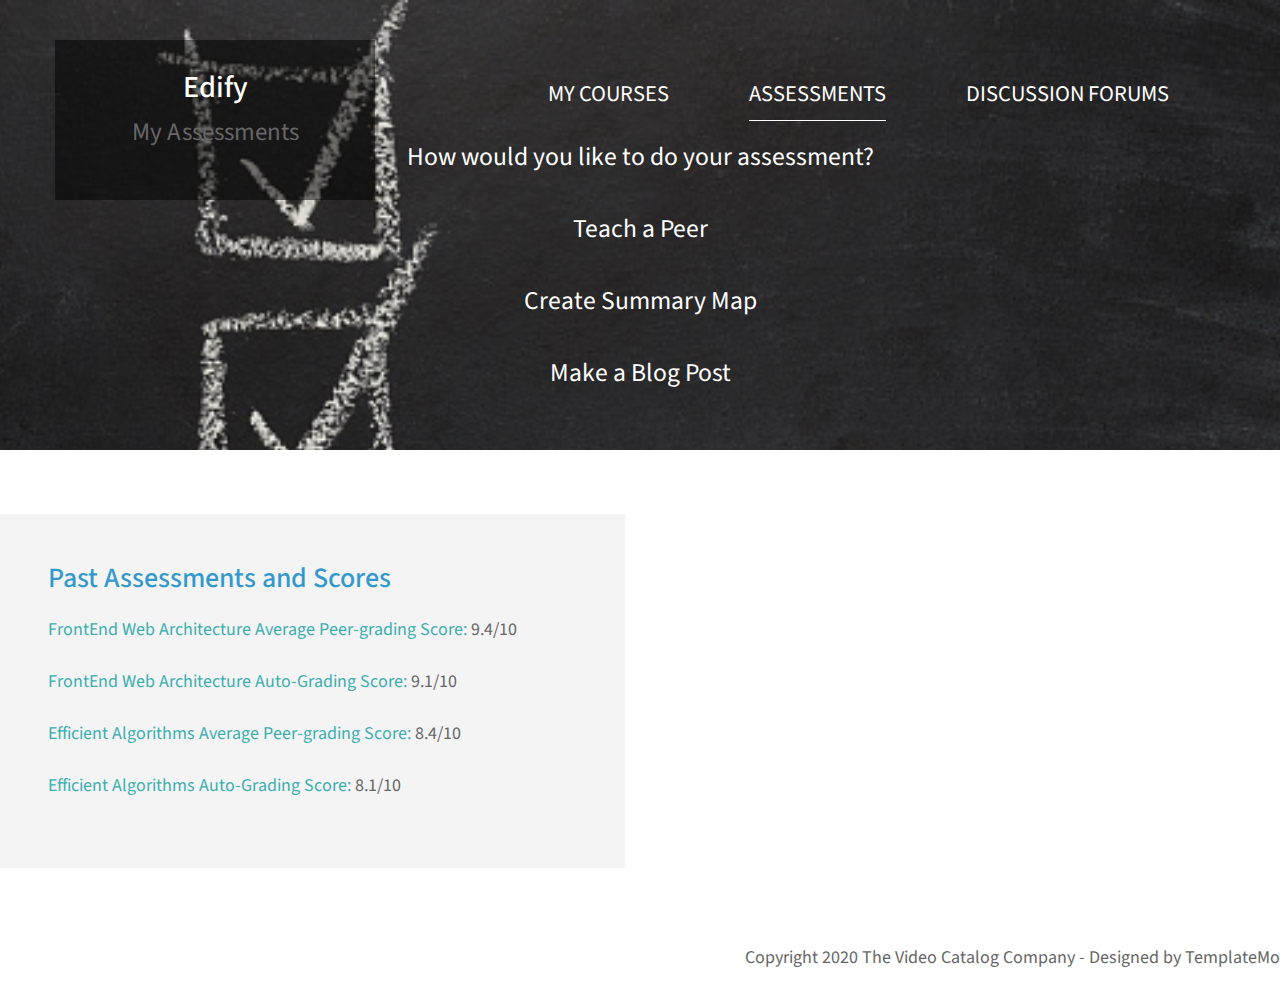
<file: templatemo_552_video_catalog/video-page.html>
<!DOCTYPE html>
<html lang="en">
<head>
	<meta charset="UTF-8">
    <meta name="viewport" content="width=device-width, initial-scale=1.0">
    <title>Video Catalog</title>
    <link rel="stylesheet" href="fontawesome/css/all.min.css"> <!-- https://fontawesome.com/ -->
    <link href="https://fonts.googleapis.com/css2?family=Source+Sans+Pro&display=swap" rel="stylesheet">
    <!-- https://fonts.google.com/ -->
    <link rel="stylesheet" href="css/bootstrap.min.css">
    <link rel="stylesheet" href="css/templatemo-video-catalog.css">
</head>
<!--

TemplateMo 552 Video Catalog

https://templatemo.com/tm-552-video-catalog

-->
<body>
	<div class="tm-page-wrap mx-auto">
		<div class="position-relative">
			<div class="potition-absolute tm-site-header">
				<div class="container-fluid position-relative">
					<div class="row">						
                        <div class="col-7 col-md-4">
                            <a href="index.html" class="tm-bg-black text-center tm-logo-container">
                                
                                <h1 class="tm-site-name">Edify</h1>
                                <p style="font-size:25px">My Assessments</p>
                            </a>
                        </div>
                        <div class="col-5 col-md-8 ml-auto mr-0">
                            <div class="tm-site-nav">
                                <nav class="navbar navbar-expand-lg mr-0 ml-auto" id="tm-main-nav">
                                    <button class="navbar-toggler tm-bg-black py-2 px-3 mr-0 ml-auto collapsed" type="button"
                                        data-toggle="collapse" data-target="#navbar-nav" aria-controls="navbar-nav"
                                        aria-expanded="false" aria-label="Toggle navigation">
                                        <span>
                                            <i class="fas fa-bars tm-menu-closed-icon"></i>
                                            <i class="fas fa-times tm-menu-opened-icon"></i>
                                        </span>
                                    </button>
                                    <div class="collapse navbar-collapse tm-nav" id="navbar-nav">
                                        <ul class="navbar-nav text-uppercase">
                                            <li class="nav-item">
                                                <a class="nav-link tm-nav-link-copy" href="index.html">My Courses</a>
                                            </li>
                                            <li class="nav-item active1">
                                                <a class="nav-link tm-nav-link-copy" href="about.html">Assessments<span class="sr-only">(current)</span></a>
                                            </li>
                                            <li class="nav-item">
                                                <a class="nav-link tm-nav-link-copy" href="contact.html">Discussion Forums</a>
                                            </li>
                                        </ul>
                                    </div>
                                </nav>
                            </div>
                        </div>
					</div>
				</div>
			</div>
			<div class="tm-welcome-container tm-fixed-header tm-fixed-header-1">
				<div class="text-center"> <br>
                    <p class="pt-5 px-3 tm-welcome-text tm-welcome-text-2 mb-1 text-white mx-auto">How would you like to do your assessment? <br> <br>
                        <!-- <a href="assess.html" class="btn tm-btn-animate tm-btn-cta tm-icon-down">
                            <span>Teach a Peer</span>
                        </a> <br>
                        <a href="assess.html" class="btn tm-btn-animate tm-btn-cta tm-icon-down">
                            <span>Create Summary Map</span>
                        </a> <br><a href="assess.html" class="btn tm-btn-animate tm-btn-cta tm-icon-down" style="border-top:15px;color:white">
                            <span>Make a Blog Post</span>
                        </a> -->
                        <a href="assess.html" style="color:white">Teach a Peer</a> <br> <br>
                        <a href="assess.html" style="color:white">Create Summary Map </a><br><br>
                        <a href="assess.html" style="color:white">Make a Blog Post </a></p>                	
				</div>                
            </div>

			<!-- Header image -->
            <div id="tm-fixed-header-bg"></div> 
		</div>

		

				<!-- Subscribe form and footer links -->
                <div class="row mt-5 pt-3">
                    <div class="col-xl-6 col-lg-12 mb-4">
                        <div class="tm-bg-gray p-5 h-100">
                            <h3 class="tm-text-primary mb-3">Past Assessments and Scores</h3>
							
                            <p class="tm-catalog-item-text"><span class="tm-text-secondary">FrontEnd Web Architecture Average Peer-grading Score: </span> 9.4/10 </p><p>
                            <span class="tm-text-secondary">FrontEnd Web Architecture Auto-Grading Score: </span> 9.1/10 </p>
                            <p class="tm-catalog-item-text"><span class="tm-text-secondary">Efficient Algorithms Average Peer-grading Score: </span> 8.4/10 </p><p>
                            <span class="tm-text-secondary">Efficient Algorithms Auto-Grading Score: </span> 8.1/10 </p>
                        </div>
                    </div>
                    
                </div> <!-- row -->

                <footer class="row pt-5">
                    <div class="col-12">
                        <p class="text-right">Copyright 2020 The Video Catalog Company 
                        
                        - Designed by <a href="https://templatemo.com" rel="nofollow" target="_parent">TemplateMo</a></p>
                    </div>
                </footer>
			</div> <!-- .tm-content-container -->
		</div>
	</div>

	<script src="js/jquery-3.4.1.min.js"></script>
    <script src="js/bootstrap.min.js"></script>
    <script>
    	$(document).ready(function() {
    		$('.tm-likes-box').click(function(e) {
    			e.preventDefault();
    			$(this).toggleClass('tm-liked');

    			if($(this).hasClass('tm-liked')) {
    				$('#tm-likes-count').html('486 likes');
    			} else {
    				$('#tm-likes-count').html('485 likes');
    			}
    		});
    	});
    </script>
</body>
</html>
</file>
<file: templatemo_552_video_catalog/css/templatemo-video-catalog.css>
/*

TemplateMo 552 Video Catalog

https://templatemo.com/tm-552-video-catalog

*/

html { scroll-behavior: smooth; overflow-x: hidden; }

body {
    margin: 0;
    padding: 0;
    font-family: 'Source Sans Pro', sans-serif;
    font-size: 18px;
    line-height: 2em;
    overflow-x: hidden;
}

a {
    transition: all 0.3s ease;
    color: #666;
}

a:hover {
    color: #29BBCC;
    text-decoration: none;
}

h2, p { color: #666666; }

.tm-site-header {
    position: absolute;
    z-index: 1000;
    width: 100%;
    top: 0;
    left: 0;
    padding: 40px;
}

.tm-logo-container {
    display: block;
    padding: 30px;
    width: 320px;
    height: 160px;
}

.tm-site-logo { font-size: 3rem; }
.tm-site-name { font-size: 1.9rem; }

#tm-video-container {
    max-height: 720px;
    overflow: hidden;
    background-color: #333;
}

#tm-video {
    width: 100%;
    height: auto;
}

.tm-bg-black {
    background-color: rgba(0,0,0,0.5);
    color: white;
}

.tm-bg-gray { background-color: #F4F4F4; }
.tm-text-primary { color: #3399CC; }
.tm-text-secondary { color: #3CAFAF; }

.tm-nav-link {
    color: black;
    font-size: 1.4rem;    
}

#tm-main-nav .nav-item .nav-link { border-bottom: 1px solid transparent; }

#tm-main-nav .nav-item.active .nav-link,
#tm-main-nav .nav-item:hover .nav-link {
    border-bottom: 1px solid black;
    color: black;
}
.tm-nav-link-copy {
    color: white;
    font-size: 1.4rem;    
}
#tm-main-nav .nav-item.active1 .nav-link,
#tm-main-nav .nav-item:hover .nav-link {
    border-bottom: 1px solid white;
    color: white;
}
.tm-welcome-container {
    position: absolute;
    width: 100%;
    height: 100%;
    display: flex;
    justify-content: center;
    flex-direction: column;
    z-index: 999;
}

.tm-welcome-container-inner { margin-top: 100px; }
.tm-welcome-text { font-size: 1.6rem; }

.btn {
    padding: 15px 60px;
    font-size: 1.6rem;
    border: none;
    cursor: pointer;
}

.btn-primary { background-color: #3399CC; }
.btn-primary:hover { background-color: #1674a0; }

/*
    Button hover effect: https://tympanus.net/Development/CreativeButtons/
*/

.tm-btn-animate {
    position: relative;
    overflow: hidden;
    -webkit-backface-visibility: hidden;
    -moz-backface-visibility: hidden;
    backface-visibility: hidden;
    transition: all 0.3s ease;
}

.tm-btn-animate:before {
    left: 0;
    top: -100%;
    position: absolute;
    height: 100%;
    width: 100%;
    line-height: 2.5;
    -webkit-transition: all 0.3s;
    -moz-transition: all 0.3s;
    transition: all 0.3s;
    font-family: "Font Awesome 5 Free";
    font-style: normal;
    font-weight: 900;
    line-height: 1;
    -webkit-font-smoothing: antialiased;
}

.tm-btn-animate:after {
    content: '';
    position: absolute;
    z-index: -1;
    -webkit-transition: all 0.3s;
    -moz-transition: all 0.3s;
    transition: all 0.3s;
}

.tm-btn-animate:hover:before { top: 13px; }

.tm-btn-animate span {
    display: inline-block;
    width: 100%;
    height: 100%;
    -webkit-transition: all 0.3s;
    -webkit-backface-visibility: hidden;
    -moz-transition: all 0.3s;
    -moz-backface-visibility: hidden;
    transition: all 0.3s;
    backface-visibility: hidden;
}

.tm-btn-animate:hover span {
    -webkit-transform: translateY(300%);
    -moz-transform: translateY(300%);
    -ms-transform: translateY(300%);
    transform: translateY(300%);
}

.tm-btn-cta {
    color: white;
    background-color: rgba(0,0,0,0.5);
}

.tm-btn-cta:before { font-size: 180%; }
.tm-btn-download:before { font-size: 120%; }
.tm-btn-submit:before { font-size: 120%; }
.tm-icon-down:before { content: '\f078'; }
.tm-icon-download:before { content: '\f019'; }
.tm-icon-submit:before { content: '\f1d8'; }
.tm-icon-submit:hover:before { top: 18px; }
.tm-btn-cta:hover { color: white; }

.tm-btn-download:hover,
.tm-btn-download:focus,
.tm-btn-submit:hover,
.tm-btn-submit:focus {
    color: white;
    background-color: #3399CC;
}

.tm-btn-download span { padding-top: 10px; }
.tm-btn-small { 
    padding: 10.5px 35px;
    font-size: 1.2rem; 
}

#tm-video-control-button {
    position: absolute;
    bottom: 20px;
    right: 20px;
    z-index: 1000;
}

.tm-content-container {
    max-width: 1422px;
    padding-top: 80px;
    padding-bottom: 35px;
}

.tm-page-title { font-size: 2.5rem; }
.tm-catalog-item-list { justify-content: space-between; }

.tm-catalog-item {
    max-width: 462px;
    display: flex;
    flex-direction: column;
    margin-bottom: 64px;
}

.tm-thumbnail-container { overflow: hidden; }
.tm-thumbnail-container img { transition: all 0.3s ease; }
.tm-thumbnail-container:hover img { transform: scale(1.2) rotate(5deg); }

.tm-img-overlay {
    top: 0;
    left: 0;
    width: 100%;
    height: 100%;
    display: flex;
    align-items: center;
    justify-content: center;
    background-color: rgba(0,0,0,0.4);
    cursor: pointer;
    transition: all 0.3s ease: ;
}

.tm-overlay-icon {
    color: #a7a7a7;
    opacity: 1;
    font-size: 2rem;
    padding: 10px 15px;
    background-color: rgba(0,0,0,0.5);
    border-radius: 50%;
    width: 70px;
    height: 70px;
    display: flex;
    align-items: center;
    justify-content: center;
    padding-right: 8px;
    z-index: 1002;
    transition: all 0.3s ease;  
}

.tm-img-overlay:hover { background-color: transparent; }
.tm-img-overlay:hover .tm-overlay-icon { opacity: 0; }
.tm-catalog-item-description { flex: 1; }

.tm-categories-container {
    display: flex;
    align-items: center;
}

.tm-categories-text { margin-right: 16px; font-size: 22px; }
.tm-category-list { font-size: 18px; }
.tm-category-item { margin: 16px; }

.tm-category-link {
    color: #3399CC;
    padding: 10px;
    border-bottom: 3px solid transparent;
    font-size: 18px;
}

.tm-category-link.active,
.tm-category-link:hover {
    border-bottom: 3px solid #3399CC;
    color: #3399CC;
    font-size: 18px;
}

.tm-paging-link {
    background-color: #F4F4F4;
    margin-right: 12px;
    font-size: 1.5rem;
    width: 60px;
    height: 60px;
    display: flex;
    align-items: center;
    justify-content: center;
}

.nav-item.active > .tm-paging-link,
.nav-item:hover > .tm-paging-link {
    background-color: #CCC;
    color: #666666;
}

.tm-subscribe-form { 
    display: flex; 
    align-items: center;
}

.tm-subscribe-form > input {
    padding: 5px 15px;
    margin-right: 20px;
    flex: 1;
    max-width: 382px;
}

.tm-footer-links > li { margin-bottom: 10px; }

/*Video detail page*/

.tm-video-title { font-size: 2.5rem; }
.tm-share-box { 
    font-size: 1.4rem; 
    padding: 3rem;
}
.tm-share-box-title { font-size: 1.4rem; }

.tm-bg-white {
    background-color: white;
    border: 1px solid #CDCECF;
    border-radius: 5px;
}

.tm-share-button {
    width: 52px;
    height: 52px;
    display: flex;
    align-items: center;
    justify-content: center;
    margin-right: 24px;
}

.tm-share-button:last-child { margin-right: 0; }
.tm-text-link { color: #3399CC; }

.tm-likes-box,
.tm-btn-download {
    width: 280px;
    height: 60px;
}

.tm-likes-box { padding-top: 12px; }
.tm-video-description-box { max-width: 920px; }
.tm-text-gray { color: #6F7071; }

.tm-fixed-header {
    background-position: center;
    background-repeat: no-repeat;
    background-attachment: fixed;
    background-size: cover;    
    background-color: #666;
}


#tm-fixed-header-bg { height: 450px; }
.tm-fixed-header-1 { background-image: url(../img/video-detail-1.jpg); }
.tm-fixed-header-2 { background-image: url(../img/assess-1.jpg); background-size:100%;}
.tm-fixed-header-3 { background-image: url(../img/contact-1.jpg); }

#tm-fixed-header-bg1 { height: 450px; }
.tm-fixed-header-1 { background-image: url(../img/video-detail-1.jpg); }
.tm-fixed-header-2 { background-image: url(../img/course.jpg); background-size:100%;}
.tm-fixed-header-3 { background-image: url(../img/contact-1.jpg); }
video {
  width: 100%;
  height: auto;
}

.fa-facebook { color: #3b5998; }
.fa-twitter { color: #00acee; }
.fa-pinterest { color: #c8232c; }
.tm-liked-icon { display: none; }
.tm-not-liked-icon { display: inline-block; }
.tm-liked-icon, .tm-not-liked-icon { margin-top: 3px; }
.tm-liked .tm-liked-icon { display: inline-block; }
.tm-liked .tm-not-liked-icon { display: none; }
.tm-welcome-text-2 { max-width: 575px; }
.tm-share-button:hover { background-color: #e9ecef; }

/*About*/
.tm-about-text-container { max-width: 920px; }

.parallax-window {
    min-height: 270px;
    background: transparent;
}

.parallax-window-2 {
    min-height: 360px;
}

.tm-about-icon {
    color: #999;
}

/* Contact */
.mapouter{
    position:relative;
    text-align:right;
    height:540px;
    width:100%;
}

.gmap_canvas {
    overflow:hidden;
    background:none!important;
    height:540px;
    width:100%;
}

.form-control {
    font-size: 1.2rem;
    padding: 21px 25px;
}

.form-group {
    margin-bottom: 35px;
}

#contact-select {
    height: 60px;
    border-radius: 0;
}

#contact-select:not([multiple]) {
  -webkit-appearance: none;
  -moz-appearance: none;
  background-position: right 15px center;
  background-repeat: no-repeat;
  background-image: url(../img/select-arrow.png);
  padding: 14px 20px;
  padding-right: 20px;
  color: #666;
}
.tm-testimonial-text {
    max-width: 420px;
    font-style: italic;
}

@media (min-width: 992px) {
    #tm-main-nav .nav-item { margin: 20px 40px; }
    .navbar-expand-lg .navbar-nav .nav-link { padding: 8px 0px; }
    .navbar-expand-lg .navbar-collapse { justify-content: flex-end; }
}

@media (max-width: 1419px) {
    .tm-catalog-item { margin-bottom: 30px; }
}

@media (max-width: 991px) {
    .navbar {
        max-width: 220px;
        position: absolute;
        top: 0;
        right: 0;
        padding: 0;
    }
    
    .navbar-collapse {
        background-color: rgba(0,0,0,0.5);
        border-radius: 5px;
        border-top-right-radius: 0;
        padding: 10px 15px;
    }

    .nav-item { margin-bottom: 10px; }

    .navbar-toggler {
        border-bottom-left-radius: 0;
        border-bottom-right-radius: 0;
        width: 52px;
        height: 40px;
    }

    .navbar-toggler.collapsed {
        border-bottom-left-radius: .25rem;
        border-bottom-right-radius: .25rem;   
    }

    .navbar-toggler i.tm-menu-opened-icon { display: block; }
    .navbar-toggler i.tm-menu-closed-icon { display: none; }
    .navbar-toggler.collapsed i.tm-menu-opened-icon { display: none; }
    .navbar-toggler.collapsed i.tm-menu-closed-icon { display: block; }
    .tm-welcome-container-inner { margin-top: 150px; }
    .tm-welcome-text { font-size: 1.4rem; }

    #tm-video {
        width: 888px;
        height: 500px;
    }

    .tm-logo-container {
        height: 160px;
        width: 250px;
    }

    .tm-site-header { padding: 20px; }
    .tm-catalog-item-list { max-width: 924px; }
    .tm-share-box { max-width: 400px; }
}

@media (max-width: 879px) {
    .tm-categories-container {
        flex-direction: column;
        align-items: flex-start;
    }
}

@media (max-width: 640px) {
    .tm-subscribe-form { 
        flex-direction: column; 
        align-items: stretch;
    }

    .tm-subscribe-form > input {
       max-width: 100%;
    }

    .tm-subscribe-form input {
        margin-right: 0;
        margin-bottom: 15px;
    }

    .tm-share-box {
        padding-left: 1.5rem;
        padding-right: 1.5rem;
    }
}

@media (max-width: 419px) {
    .tm-testimonial {
        flex-direction: column;
    }
}
</file>
